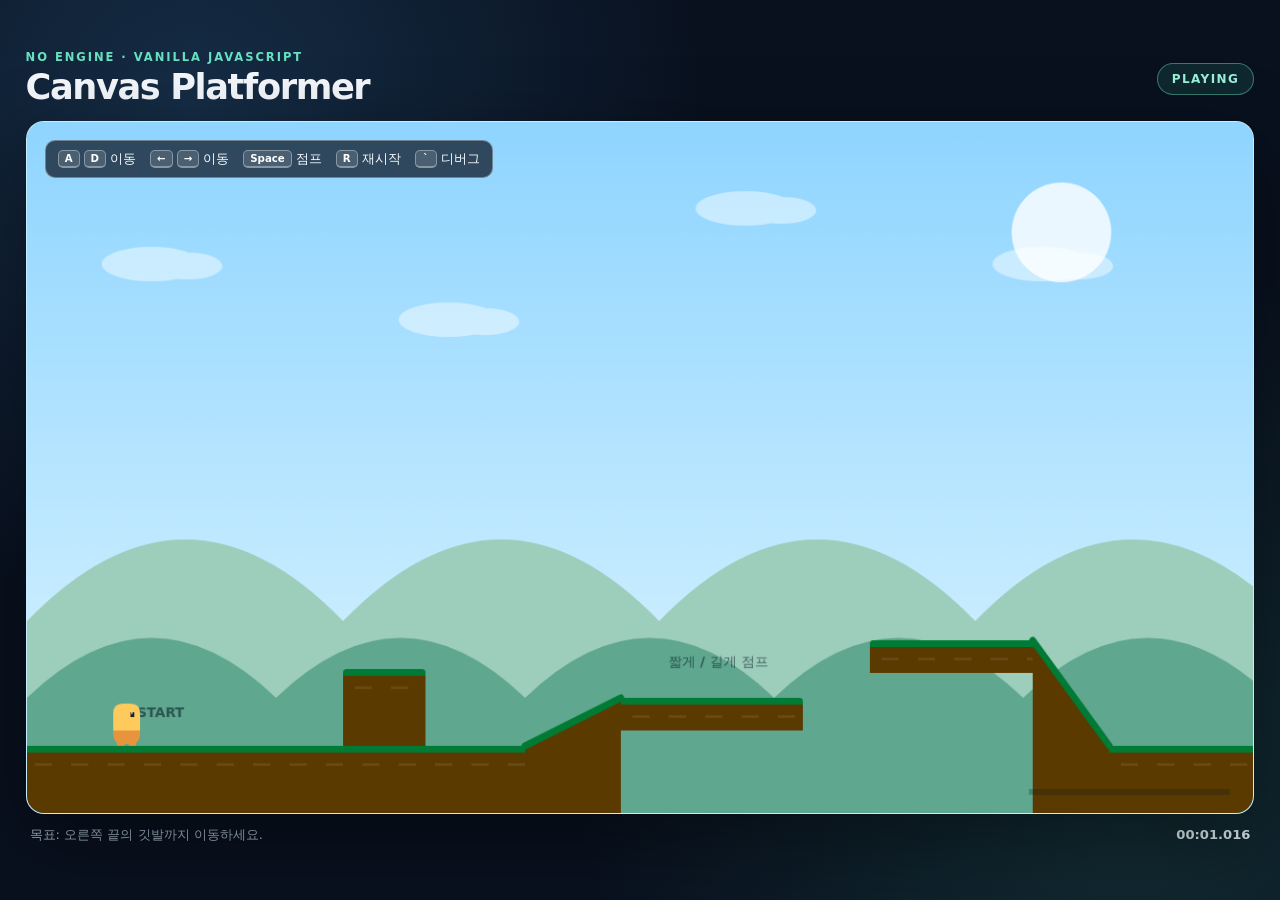
<file: index.html>
<!doctype html>
<html lang="ko">
  <head>
    <meta charset="UTF-8" />
    <meta name="viewport" content="width=device-width, initial-scale=1.0, viewport-fit=cover" />
    <meta
      name="description"
      content="외부 게임 엔진 없이 HTML5 Canvas와 JavaScript로 만든 2D 플랫포머 MVP"
    />
    <title>Canvas Platformer MVP</title>
    <link rel="stylesheet" href="./styles.css" />
    <script src="./src/game.js" defer></script>
  </head>
  
  <body>
    <main class="page-shell">
      <header class="game-header">
        <div>
          <p class="eyebrow">NO ENGINE · VANILLA JAVASCRIPT</p>
          <h1>Canvas Platformer</h1>
        </div>
        <div class="status-pill" id="status-pill" aria-live="polite">PLAYING</div>
      </header>

      <section class="game-frame" aria-label="2D 플랫포머 게임">
        <canvas
          id="game"
          width="1280"
          height="720"
          tabindex="0"
          aria-label="게임 화면. A와 D 또는 방향키로 이동하고 Space로 점프합니다."
        >
          이 브라우저는 Canvas를 지원하지 않습니다.
        </canvas>

        <div id="instructions" class="instructions" aria-hidden="true">
          <span><kbd>A</kbd><kbd>D</kbd> 이동</span>
          <span><kbd>←</kbd><kbd>→</kbd> 이동</span>
          <span><kbd>Space</kbd> 점프</span>
          <span><kbd>R</kbd> 재시작</span>
          <span><kbd>`</kbd> 디버그</span>
        </div>

        <pre id="debug" class="debug-panel" hidden></pre>

        <!--
          모바일 전용 터치 조작부다. 데스크톱에서는 CSS로 숨기고,
          터치 입력 장치에서만 왼쪽·오른쪽·점프·재시작 버튼을 표시한다.
        -->
        <div id="mobile-controls" class="mobile-controls" aria-label="모바일 게임 조작">
          <div class="mobile-direction" aria-label="이동 조작">
            <button
              class="touch-button touch-direction"
              type="button"
              data-action="left"
              aria-label="왼쪽으로 이동"
            >
              ←
            </button>
            <button
              class="touch-button touch-direction"
              type="button"
              data-action="right"
              aria-label="오른쪽으로 이동"
            >
              →
            </button>
          </div>

          <button
            class="touch-button touch-restart"
            type="button"
            data-action="restart"
            aria-label="스테이지 재시작"
          >
            ↻
          </button>

          <button
            class="touch-button touch-jump"
            type="button"
            data-action="jump"
            aria-label="점프"
          >
            JUMP
          </button>
        </div>

        <div id="clear-screen" class="clear-screen" hidden>
          <div class="clear-card">
            <p class="clear-kicker">STAGE COMPLETE</p>
            <h2>도착했습니다!</h2>
            <p id="clear-time">기록 00:00.000</p>
            <button id="restart-button" type="button">다시 플레이</button>
            <small><kbd>R</kbd> 키로도 재시작할 수 있습니다.</small>
          </div>
        </div>
      </section>

      <footer class="game-footer">
        <span>목표: 오른쪽 끝의 깃발까지 이동하세요.</span>
        <span id="run-time">00:00.000</span>
      </footer>
    </main>
   
  </body>
</html>
</file>
<file: styles.css>
:root {
  color-scheme: dark;
  font-family:
    Inter, Pretendard, "Noto Sans KR", system-ui, -apple-system, BlinkMacSystemFont,
    "Segoe UI", sans-serif;
  background: #09111f;
  color: #f4f7fb;
  font-synthesis: none;
}

* {
  box-sizing: border-box;
}

html,
body {
  min-width: 320px;
  min-height: 100%;
  margin: 0;
}

body {
  min-height: 100vh;
  display: grid;
  place-items: center;
  overflow-x: hidden;
  overscroll-behavior: none;
  background:
    radial-gradient(circle at 15% 12%, rgb(36 79 117 / 45%), transparent 32rem),
    radial-gradient(circle at 88% 88%, rgb(47 129 113 / 24%), transparent 34rem),
    #09111f;
}

button,
kbd {
  font: inherit;
}

.page-shell {
  width: min(96vw, 1320px);
  padding: 22px 0 28px;
}

.game-header,
.game-footer {
  display: flex;
  align-items: center;
  justify-content: space-between;
  gap: 20px;
}

.game-header {
  margin-bottom: 14px;
}

.game-header h1 {
  margin: 2px 0 0;
  font-size: clamp(1.4rem, 3vw, 2.2rem);
  letter-spacing: -0.04em;
}

.eyebrow {
  margin: 0;
  color: #68e0c1;
  font-size: 0.72rem;
  font-weight: 800;
  letter-spacing: 0.17em;
}

.status-pill {
  min-width: 92px;
  padding: 8px 14px;
  border: 1px solid rgb(104 224 193 / 45%);
  border-radius: 999px;
  color: #9af1d9;
  background: rgb(31 93 83 / 30%);
  font-size: 0.75rem;
  font-weight: 800;
  text-align: center;
  letter-spacing: 0.12em;
}

.status-pill.is-clear {
  border-color: rgb(255 218 106 / 55%);
  color: #ffe88d;
  background: rgb(112 81 17 / 42%);
}

.game-frame {
  position: relative;
  overflow: hidden;
  border: 1px solid rgb(255 255 255 / 13%);
  border-radius: 18px;
  background: #bce9ff;
  box-shadow:
    0 24px 80px rgb(0 0 0 / 42%),
    0 0 0 1px rgb(104 224 193 / 8%) inset;
}

#game {
  display: block;
  width: 100%;
  height: auto;
  aspect-ratio: 16 / 9;
  outline: none;
  image-rendering: auto;
  touch-action: none;
}

#game:focus-visible {
  box-shadow: 0 0 0 3px #68e0c1 inset;
}

.instructions {
  position: absolute;
  left: 18px;
  top: 18px;
  display: flex;
  flex-wrap: wrap;
  gap: 8px 14px;
  max-width: calc(100% - 36px);
  padding: 9px 12px;
  border: 1px solid rgb(255 255 255 / 32%);
  border-radius: 10px;
  color: #f8fbff;
  background: rgb(9 17 31 / 72%);
  backdrop-filter: blur(8px);
  font-size: clamp(0.62rem, 1.2vw, 0.82rem);
  pointer-events: none;
}

.instructions span {
  display: inline-flex;
  align-items: center;
  gap: 4px;
  white-space: nowrap;
}

kbd {
  min-width: 22px;
  padding: 2px 6px;
  border: 1px solid rgb(255 255 255 / 35%);
  border-bottom-width: 2px;
  border-radius: 5px;
  color: #fff;
  background: rgb(255 255 255 / 13%);
  font-size: 0.78em;
  font-weight: 800;
  text-align: center;
}

.debug-panel {
  position: absolute;
  right: 16px;
  top: 16px;
  min-width: 220px;
  margin: 0;
  padding: 12px;
  border: 1px solid rgb(104 224 193 / 42%);
  border-radius: 9px;
  color: #b7ffe9;
  background: rgb(5 15 24 / 82%);
  font: 12px/1.55 ui-monospace, SFMono-Regular, Consolas, monospace;
  pointer-events: none;
}

/*
 * 모바일 조작부는 기본적으로 숨긴다. 아래의 coarse pointer 미디어 쿼리에서
 * 터치 입력 장치일 때만 표시하므로 데스크톱 키보드 UI와 겹치지 않는다.
 */
.mobile-controls {
  display: none;
  position: absolute;
  inset: 0;
  z-index: 5;
  align-items: end;
  justify-content: space-between;
  padding:
    18px
    max(18px, env(safe-area-inset-right))
    max(18px, env(safe-area-inset-bottom))
    max(18px, env(safe-area-inset-left));
  pointer-events: none;
  touch-action: none;
  user-select: none;
  -webkit-user-select: none;
  -webkit-touch-callout: none;
}

/* 왼쪽과 오른쪽 버튼을 한 손으로 누를 수 있게 묶는다. */
.mobile-direction {
  display: flex;
  gap: 12px;
  pointer-events: auto;
}

/* 모든 터치 버튼이 공유하는 크기와 눌림 피드백이다. */
.touch-button {
  display: grid;
  width: clamp(56px, 14vw, 84px);
  height: clamp(56px, 14vw, 84px);
  place-items: center;
  padding: 0;
  border: 2px solid rgb(255 255 255 / 52%);
  border-radius: 50%;
  color: #fff;
  background: rgb(9 17 31 / 66%);
  box-shadow:
    0 6px 18px rgb(0 0 0 / 22%),
    0 0 0 1px rgb(255 255 255 / 10%) inset;
  font-size: clamp(1.25rem, 5vw, 2rem);
  font-weight: 900;
  line-height: 1;
  pointer-events: auto;
  touch-action: none;
  user-select: none;
  -webkit-user-select: none;
}

/* :active뿐 아니라 포인터 캡처 중에도 JavaScript가 같은 스타일을 유지한다. */
.touch-button:active,
.touch-button.is-pressed {
  border-color: #9af1d9;
  background: rgb(31 111 94 / 82%);
  transform: scale(0.92);
}

.touch-jump {
  color: #07140f;
  background: rgb(104 224 193 / 88%);
  font-size: clamp(0.72rem, 3vw, 1rem);
  letter-spacing: 0.05em;
}

/* 재시작은 오조작을 줄이기 위해 이동·점프 버튼보다 작게 표시한다. */
.touch-restart {
  position: absolute;
  right: max(18px, env(safe-area-inset-right));
  top: max(18px, env(safe-area-inset-top));
  width: clamp(42px, 10vw, 58px);
  height: clamp(42px, 10vw, 58px);
  font-size: clamp(1rem, 4vw, 1.5rem);
}

.clear-screen {
  position: absolute;
  inset: 0;
  display: grid;
  place-items: center;
  padding: 24px;
  background: rgb(5 15 24 / 58%);
  backdrop-filter: blur(5px);
  z-index: 10;
}

.clear-screen[hidden] {
  display: none;
}

.clear-card {
  width: min(92%, 420px);
  padding: 30px;
  border: 1px solid rgb(255 255 255 / 24%);
  border-radius: 18px;
  background: linear-gradient(145deg, rgb(17 35 49 / 95%), rgb(9 20 34 / 95%));
  box-shadow: 0 24px 80px rgb(0 0 0 / 45%);
  text-align: center;
}

.clear-kicker {
  margin: 0;
  color: #68e0c1;
  font-size: 0.72rem;
  font-weight: 900;
  letter-spacing: 0.18em;
}

.clear-card h2 {
  margin: 8px 0 4px;
  font-size: clamp(1.8rem, 5vw, 2.8rem);
  letter-spacing: -0.04em;
}

.clear-card p {
  margin: 0 0 22px;
  color: #c6d5df;
}

.clear-card button {
  width: 100%;
  padding: 12px 18px;
  border: 0;
  border-radius: 10px;
  color: #07140f;
  background: #68e0c1;
  font-weight: 900;
  cursor: pointer;
  transition: transform 120ms ease, background 120ms ease;
}

.clear-card button:hover {
  background: #87edd3;
  transform: translateY(-1px);
}

.clear-card button:focus-visible {
  outline: 3px solid #fff;
  outline-offset: 3px;
}

.clear-card small {
  display: block;
  margin-top: 14px;
  color: #8fa6b5;
}

.game-footer {
  padding: 12px 4px 0;
  color: #9fb1c1;
  font-size: 0.82rem;
}

#run-time {
  color: #d9e6ed;
  font-variant-numeric: tabular-nums;
  font-weight: 700;
}

@media (max-width: 720px) {
  .page-shell {
    width: 100vw;
    padding: 14px 10px 18px;
  }

  .game-header {
    padding: 0 2px;
  }

  .game-frame {
    border-radius: 12px;
  }

  .instructions {
    left: 8px;
    top: 8px;
    gap: 5px 9px;
    max-width: calc(100% - 16px);
    padding: 6px 8px;
  }

  .instructions span:nth-child(2),
  .instructions span:nth-child(5) {
    display: none;
  }

  .game-footer {
    align-items: flex-start;
  }
}

/* 손가락 터치를 주 입력으로 사용하는 모바일·태블릿에서 조작 버튼을 표시한다. */
@media (hover: none), (pointer: coarse) {
  body {
    /* 모바일 주소창 변화에도 화면을 채우도록 동적 뷰포트 높이를 사용한다. */
    min-height: 100dvh;
  }

  .instructions {
    display: none;
  }

  .mobile-controls {
    display: flex;
    /* Canvas 위의 absolute 배치를 해제해 조작 바가 게임 화면 아래 공간을 차지하게 한다. */
    position: relative;
    inset: auto;
    z-index: 5;
    align-items: center;
    min-height: 80px;
    padding:
      12px
      max(14px, env(safe-area-inset-right))
      max(12px, env(safe-area-inset-bottom))
      max(14px, env(safe-area-inset-left));
    border-top: 1px solid rgb(255 255 255 / 12%);
    background: linear-gradient(180deg, #122738, #091521);
  }

  /* 조작 바 안에서 이동·재시작·점프 버튼이 한 줄에 배치되도록 한다. */
  .touch-restart {
    position: static;
    inset: auto;
  }

  .game-footer {
    padding-inline:
      max(4px, env(safe-area-inset-left))
      max(4px, env(safe-area-inset-right));
  }
}

/* 가로 화면 높이가 낮은 휴대폰에서는 헤더를 줄여 게임 영역을 더 확보한다. */
@media (hover: none) and (orientation: landscape) and (max-height: 560px) {
  body {
    display: block;
  }

  .page-shell {
    width: 100vw;
    padding: 4px max(6px, env(safe-area-inset-right)) 4px max(6px, env(safe-area-inset-left));
  }

  .game-header,
  .game-footer {
    display: none;
  }

  .game-frame {
    /* 조작 바 높이를 뺀 나머지 공간으로 16:9 Canvas 너비를 계산한다. */
    width: min(100%, calc((100dvh - 84px) * 16 / 9));
    margin-inline: auto;
    border-radius: 10px;
  }

  .mobile-controls {
    min-height: 76px;
    padding:
      6px
      max(12px, env(safe-area-inset-right))
      max(6px, env(safe-area-inset-bottom))
      max(12px, env(safe-area-inset-left));
  }

  /* 낮은 가로 화면에서는 버튼을 줄여 게임 화면 높이를 최대한 확보한다. */
  .touch-button {
    width: 64px;
    height: 64px;
    font-size: 1.5rem;
  }

  .touch-restart {
    width: 48px;
    height: 48px;
    font-size: 1.2rem;
  }

  .touch-jump {
    font-size: 0.82rem;
  }
}

@media (prefers-reduced-motion: reduce) {
  *,
  *::before,
  *::after {
    scroll-behavior: auto !important;
    transition-duration: 0.01ms !important;
  }
}
</file>
